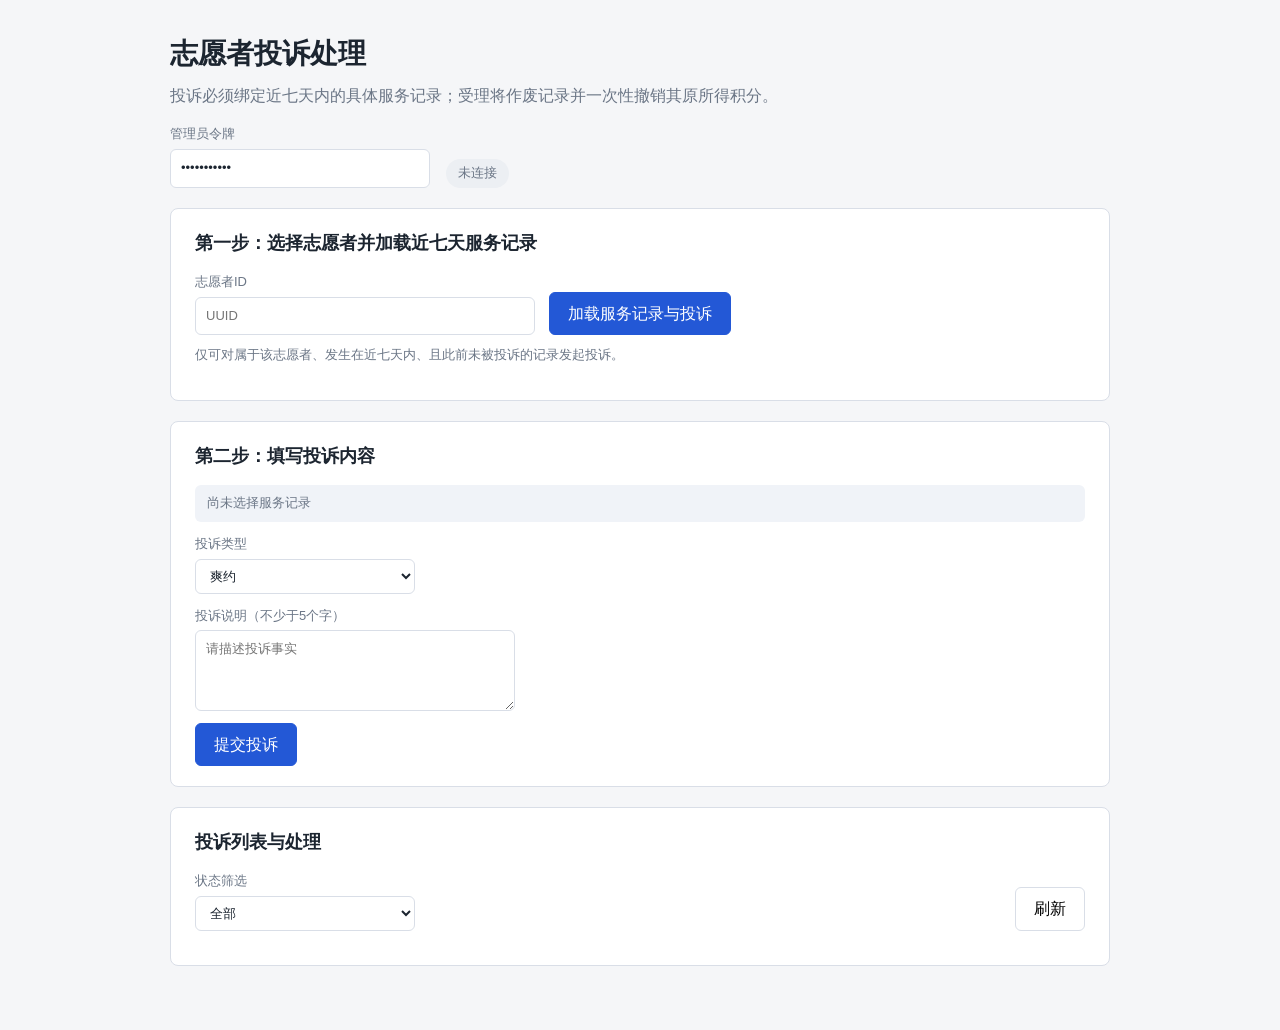
<file: frontend/complaints.html>
<!doctype html>
<html lang="zh-CN">
  <head>
    <meta charset="UTF-8" />
    <meta name="viewport" content="width=device-width, initial-scale=1.0" />
    <title>志愿者投诉处理 · 服务记录绑定</title>
    <link rel="stylesheet" href="./complaints.css" />
  </head>
  <body>
    <main class="page">
      <header class="page-header">
        <h1>志愿者投诉处理</h1>
        <p class="subtitle">投诉必须绑定近七天内的具体服务记录；受理将作废记录并一次性撤销其原所得积分。</p>
        <div class="auth-bar">
          <label>管理员令牌
            <input id="admin-token" type="password" placeholder="Bearer Token" value="admin-token" />
          </label>
          <span id="api-status" class="api-status">未连接</span>
        </div>
      </header>

      <section class="panel">
        <h2>第一步：选择志愿者并加载近七天服务记录</h2>
        <div class="form-row">
          <label>志愿者ID
            <input id="volunteer-id" type="text" placeholder="UUID" />
          </label>
          <button id="btn-load" class="btn btn-primary" type="button">加载服务记录与投诉</button>
        </div>
        <p class="hint">仅可对属于该志愿者、发生在近七天内、且此前未被投诉的记录发起投诉。</p>
        <div id="records" class="record-list" aria-live="polite"></div>
      </section>

      <section class="panel">
        <h2>第二步：填写投诉内容</h2>
        <form id="complaint-form" class="complaint-form">
          <input type="hidden" id="service-record-id" />
          <div id="selected-record" class="selected-record">尚未选择服务记录</div>
          <label>投诉类型
            <select id="complaint-type">
              <option value="no_show">爽约</option>
              <option value="poor_attitude">态度恶劣</option>
              <option value="violation">违规操作</option>
              <option value="misconduct">不当行为</option>
              <option value="other">其他</option>
            </select>
          </label>
          <label>投诉说明（不少于5个字）
            <textarea id="complaint-description" rows="3" placeholder="请描述投诉事实"></textarea>
          </label>
          <button class="btn btn-primary" type="submit">提交投诉</button>
        </form>
      </section>

      <section class="panel">
        <h2>投诉列表与处理</h2>
        <div class="filter-row">
          <label>状态筛选
            <select id="status-filter">
              <option value="">全部</option>
              <option value="pending">待处理</option>
              <option value="resolved">已受理</option>
              <option value="rejected">已驳回</option>
            </select>
          </label>
          <button id="btn-refresh" class="btn" type="button">刷新</button>
        </div>
        <div id="complaints" class="complaint-list" aria-live="polite"></div>
      </section>

      <!-- 投诉详情抽屉：刷新后仍可读到争议记录与撤销结果 -->
      <div id="detail-mask" class="detail-mask hidden">
        <aside class="detail-drawer" role="dialog" aria-modal="true" aria-labelledby="detail-title">
          <div class="detail-head">
            <h2 id="detail-title">投诉详情</h2>
            <button id="btn-close-detail" class="btn btn-close" type="button">关闭</button>
          </div>
          <div id="detail-body" class="detail-body"></div>
        </aside>
      </div>

      <div id="toast" class="toast hidden"></div>
    </main>
    <script src="./complaints.js"></script>
  </body>
</html>
</file>
<file: frontend/complaints.css>
:root {
  --color-bg: #f5f6f8;
  --color-panel: #ffffff;
  --color-border: #d9dee7;
  --color-text: #1c2530;
  --color-muted: #6b7686;
  --color-primary: #2358d6;
  --color-primary-dark: #1a43a6;
  --color-danger: #c0392b;
  --color-success: #1e7a46;
  --color-warning: #b7791f;
  --radius: 8px;
}

* { box-sizing: border-box; }

body {
  margin: 0;
  font-family: -apple-system, BlinkMacSystemFont, "Segoe UI", "PingFang SC", "Microsoft YaHei", sans-serif;
  background: var(--color-bg);
  color: var(--color-text);
  line-height: 1.6;
}

.page { max-width: 980px; margin: 0 auto; padding: 32px 20px 64px; }

.page-header h1 { margin: 0 0 6px; font-size: 28px; }
.subtitle { margin: 0 0 16px; color: var(--color-muted); }

.auth-bar {
  display: flex;
  align-items: flex-end;
  gap: 16px;
  flex-wrap: wrap;
  margin-bottom: 8px;
}
.auth-bar label { display: flex; flex-direction: column; font-size: 13px; color: var(--color-muted); }
.auth-bar input { width: 260px; margin-top: 4px; }

.api-status {
  padding: 4px 12px;
  border-radius: 999px;
  font-size: 13px;
  background: #eceff3;
  color: var(--color-muted);
}
.api-status.online { background: #e2f3ea; color: var(--color-success); }
.api-status.offline { background: #fbe6e3; color: var(--color-danger); }

.panel {
  margin-top: 20px;
  padding: 20px 24px;
  background: var(--color-panel);
  border: 1px solid var(--color-border);
  border-radius: var(--radius);
}
.panel h2 { margin: 0 0 14px; font-size: 18px; }

.form-row, .filter-row { display: flex; align-items: flex-end; gap: 14px; flex-wrap: wrap; }
.filter-row { margin-bottom: 14px; justify-content: space-between; }
.form-row label, .filter-row label, .complaint-form label {
  display: flex; flex-direction: column;
  font-size: 13px; color: var(--color-muted); gap: 4px;
}

input[type="text"], input[type="password"], select, textarea {
  font: inherit;
  padding: 8px 10px;
  border: 1px solid var(--color-border);
  border-radius: 6px;
  background: #fff;
  color: var(--color-text);
  min-width: 220px;
}
textarea { min-width: 320px; resize: vertical; }
#volunteer-id { min-width: 340px; }

.hint { font-size: 13px; color: var(--color-muted); margin: 10px 0 0; }

.btn {
  font: inherit;
  padding: 8px 18px;
  border: 1px solid var(--color-border);
  border-radius: 6px;
  background: #fff;
  cursor: pointer;
}
.btn:hover { border-color: #b7bfcc; }
.btn-primary { background: var(--color-primary); border-color: var(--color-primary); color: #fff; }
.btn-primary:hover { background: var(--color-primary-dark); }
.btn-danger { color: var(--color-danger); border-color: #e0b4ae; }
.btn-success { color: var(--color-success); border-color: #aed8bf; }
.btn:disabled { opacity: .5; cursor: not-allowed; }

.record-list { margin-top: 14px; display: flex; flex-direction: column; gap: 10px; }
.record-card {
  display: flex;
  justify-content: space-between;
  align-items: center;
  gap: 12px;
  padding: 12px 14px;
  border: 1px solid var(--color-border);
  border-radius: 6px;
}
.record-card.void { background: #faf3f2; border-color: #e6c4bf; }
.record-card.choosable { cursor: pointer; }
.record-card.choosable:hover { border-color: var(--color-primary); }
.record-card.selected { border-color: var(--color-primary); box-shadow: 0 0 0 2px rgba(35, 88, 214, .15); }
.record-meta { font-size: 13px; color: var(--color-muted); }
.record-points { font-weight: 700; color: var(--color-primary); }
.badge-void { color: var(--color-danger); font-size: 12px; border: 1px solid #e0b4ae; border-radius: 4px; padding: 1px 6px; }

.complaint-form { display: flex; flex-direction: column; gap: 12px; align-items: flex-start; }
.selected-record {
  font-size: 13px;
  padding: 8px 12px;
  background: #f0f3f8;
  border-radius: 6px;
  width: 100%;
  color: var(--color-muted);
}
.selected-record.filled { color: var(--color-text); }

.complaint-list { display: flex; flex-direction: column; gap: 12px; }
.complaint-card {
  border: 1px solid var(--color-border);
  border-radius: 6px;
  padding: 14px 16px;
}
.complaint-head { display: flex; justify-content: space-between; align-items: center; gap: 10px; flex-wrap: wrap; }
.complaint-desc { margin: 8px 0; font-size: 14px; }
.complaint-actions { display: flex; gap: 10px; margin-top: 10px; flex-wrap: wrap; }
.complaint-actions textarea { min-width: 280px; flex: 1; }

.status-tag { padding: 2px 10px; border-radius: 999px; font-size: 12px; }
.status-pending { background: #fdf3df; color: var(--color-warning); }
.status-resolved { background: #e2f3ea; color: var(--color-success); }
.status-rejected { background: #eceff3; color: var(--color-muted); }

.revocation-box {
  margin-top: 10px;
  padding: 10px 12px;
  background: #f6f9ff;
  border-left: 3px solid var(--color-primary);
  border-radius: 4px;
  font-size: 13px;
}
.revocation-box dl { display: grid; grid-template-columns: 96px 1fr; gap: 4px 12px; margin: 6px 0 0; }
.revocation-box dt { color: var(--color-muted); }
.revocation-box dd { margin: 0; }

.detail-mask {
  position: fixed; inset: 0;
  background: rgba(20, 28, 40, .45);
  display: flex; justify-content: flex-end;
  z-index: 40;
}
.detail-mask.hidden { display: none; }
.detail-drawer {
  width: min(520px, 100%);
  height: 100%;
  background: #fff;
  padding: 24px;
  overflow-y: auto;
  box-shadow: -6px 0 24px rgba(0, 0, 0, .12);
}
.detail-head { display: flex; justify-content: space-between; align-items: center; }
.detail-body section { margin-top: 18px; }
.detail-body h3 { font-size: 14px; color: var(--color-muted); margin: 0 0 6px; }

.toast {
  position: fixed;
  left: 50%; bottom: 36px;
  transform: translateX(-50%);
  padding: 10px 20px;
  border-radius: 6px;
  background: #202a38;
  color: #fff;
  font-size: 14px;
  z-index: 60;
  max-width: 80vw;
}
.toast.error { background: var(--color-danger); }
.toast.success { background: var(--color-success); }
.hidden { display: none; }
</file>
